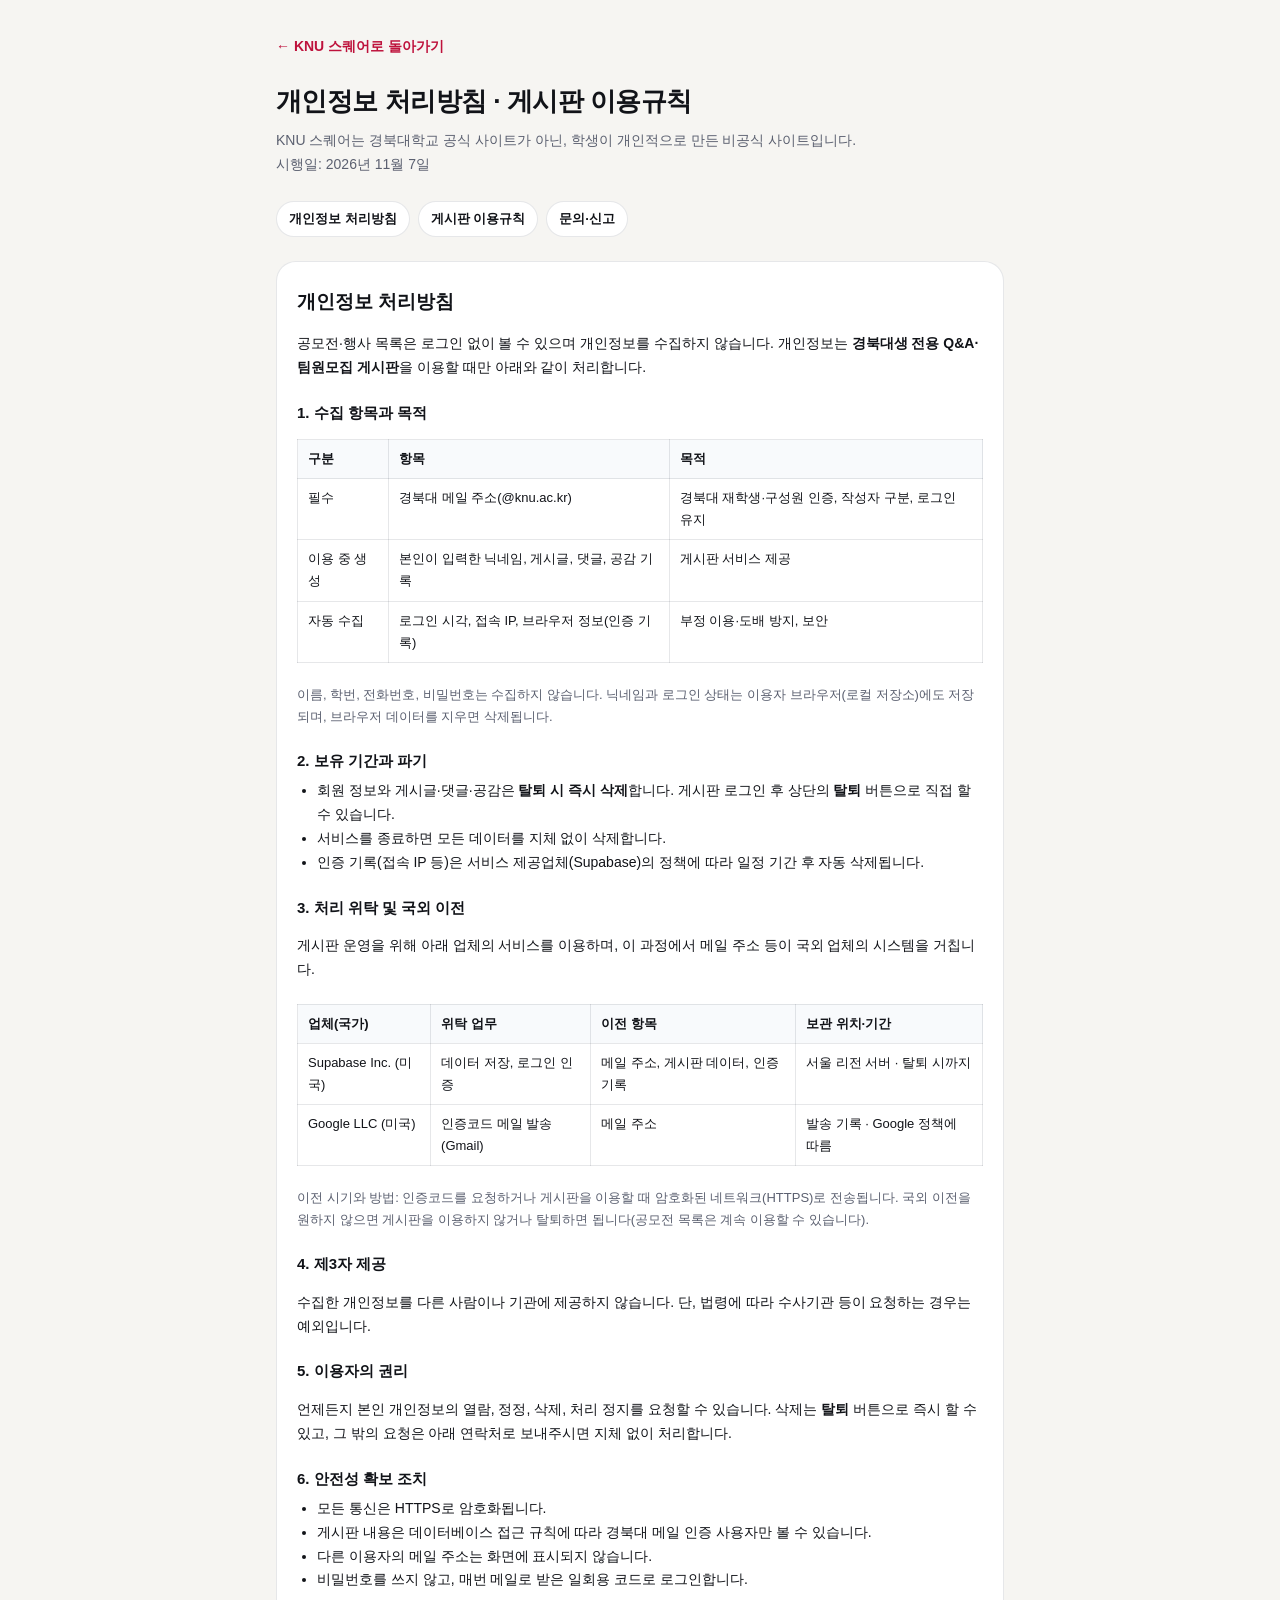
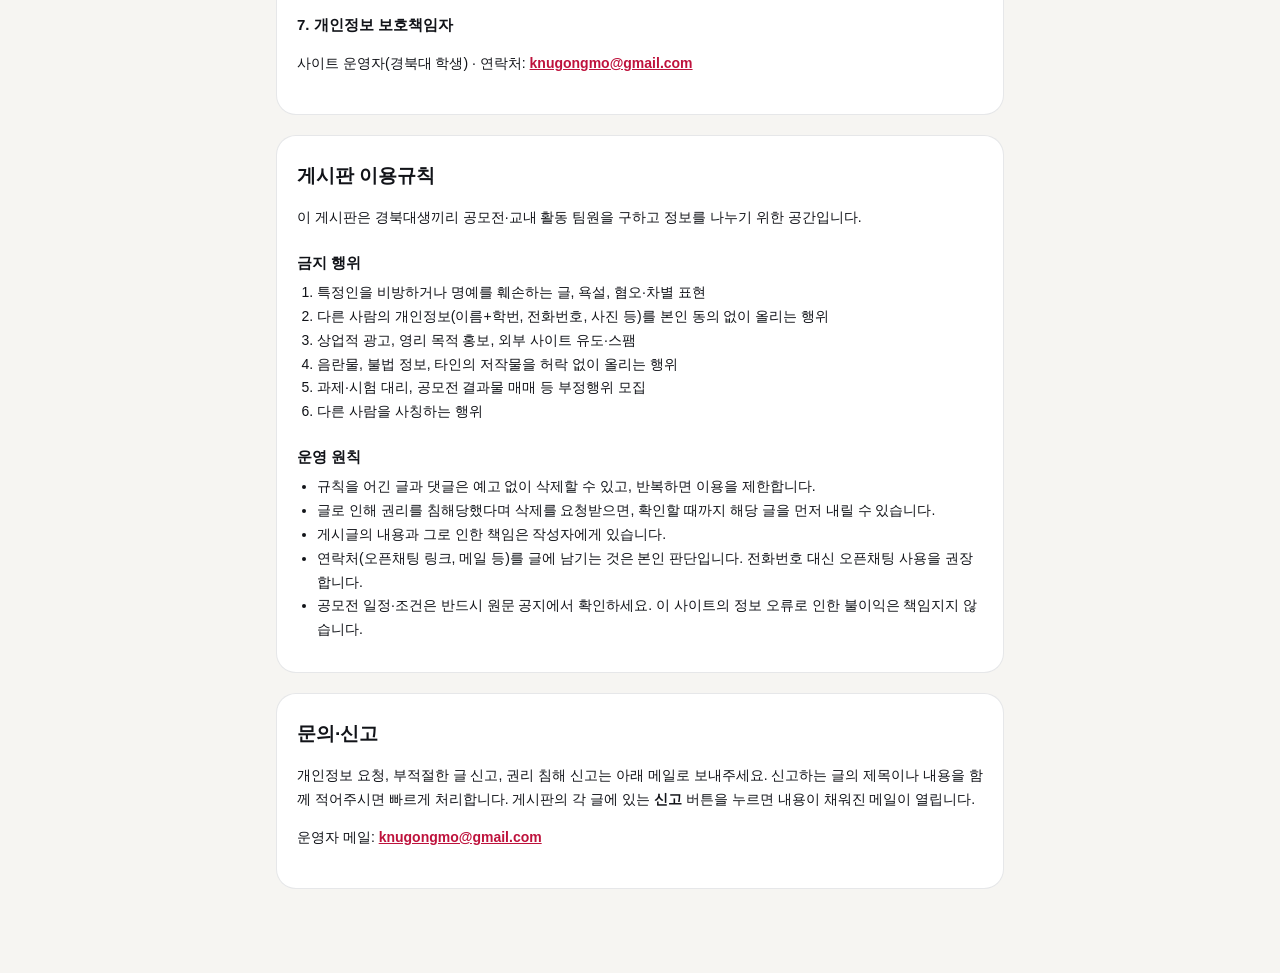
<file: privacy.html>
<!DOCTYPE html>
<html lang="ko">
<head>
  <meta charset="UTF-8" />
  <meta name="viewport" content="width=device-width, initial-scale=1.0" />
  <meta http-equiv="Content-Security-Policy" content="default-src 'self'; script-src 'self'; style-src 'self' 'unsafe-inline' https://fonts.googleapis.com; font-src https://fonts.gstatic.com; img-src 'self' data:; connect-src 'none'; object-src 'none'; base-uri 'none'; form-action 'none'" />
  <meta name="referrer" content="strict-origin-when-cross-origin" />
  <title>개인정보 처리방침 · 이용규칙 | KNU 스퀘어</title>
  <meta name="robots" content="noindex" />
  <link rel="icon" href="data:image/svg+xml,%3Csvg xmlns='http://www.w3.org/2000/svg' viewBox='0 0 24 24'%3E%3Crect width='24' height='24' rx='6' fill='%23be123c'/%3E%3Cpolygon points='12 4.5 14.3 9.2 19.5 9.9 15.7 13.5 16.6 18.6 12 16.2 7.4 18.6 8.3 13.5 4.5 9.9 9.7 9.2' fill='white'/%3E%3C/svg%3E" />
  <link rel="preconnect" href="https://fonts.googleapis.com">
  <link rel="preconnect" href="https://fonts.gstatic.com" crossorigin>
  <link href="https://fonts.googleapis.com/css2?family=Noto+Sans+KR:wght@400;600;800&display=swap" rel="stylesheet">
  <style>
    :root { --bg: #f6f5f2; --card: #ffffff; --ink: #111318; --muted: #5b6070; --line: rgba(15,23,42,0.1); --accent: #be123c; }
    * { box-sizing: border-box; }
    body { margin: 0; font-family: 'Noto Sans KR', -apple-system, BlinkMacSystemFont, sans-serif; background: var(--bg); color: var(--ink); line-height: 1.7; }
    main { max-width: 760px; margin: 0 auto; padding: 32px 16px 64px; }
    a { color: var(--accent); }
    a:focus-visible { outline: 3px solid var(--accent); outline-offset: 2px; border-radius: 4px; }
    .back { display: inline-block; font-size: 14px; font-weight: 600; text-decoration: none; margin-bottom: 20px; }
    h1 { font-size: 26px; font-weight: 800; margin: 0 0 6px; letter-spacing: -0.02em; }
    .lead { color: var(--muted); font-size: 14px; margin: 0 0 24px; }
    nav.toc { display: flex; flex-wrap: wrap; gap: 8px; margin-bottom: 24px; }
    nav.toc a { font-size: 13px; font-weight: 600; padding: 6px 12px; border-radius: 999px; background: var(--card); border: 1px solid var(--line); text-decoration: none; color: var(--ink); }
    section { background: var(--card); border: 1px solid var(--line); border-radius: 20px; padding: 24px 20px; margin-bottom: 20px; }
    h2 { font-size: 19px; font-weight: 800; margin: 0 0 14px; }
    h3 { font-size: 15px; font-weight: 800; margin: 20px 0 6px; }
    p, li { font-size: 14px; }
    ul, ol { padding-left: 20px; margin: 6px 0; }
    table { width: 100%; border-collapse: collapse; font-size: 13px; margin: 8px 0; }
    th, td { border: 1px solid var(--line); padding: 8px 10px; text-align: left; vertical-align: top; }
    th { background: #f8fafc; font-weight: 600; white-space: nowrap; }
    .table-wrap { overflow-x: auto; }
    .note { font-size: 13px; color: var(--muted); }
    .contact { font-weight: 800; }
  </style>
</head>
<body>
  <main>
    <a class="back" href="index.html">← KNU 스퀘어로 돌아가기</a>
    <h1>개인정보 처리방침 · 게시판 이용규칙</h1>
    <p class="lead">KNU 스퀘어는 경북대학교 공식 사이트가 아닌, 학생이 개인적으로 만든 비공식 사이트입니다.<br>시행일: 2026년 11월 7일</p>

    <nav class="toc" aria-label="목차">
      <a href="#privacy">개인정보 처리방침</a>
      <a href="#rules">게시판 이용규칙</a>
      <a href="#contact">문의·신고</a>
    </nav>

    <section id="privacy" aria-labelledby="privacy-title">
      <h2 id="privacy-title">개인정보 처리방침</h2>
      <p>공모전·행사 목록은 로그인 없이 볼 수 있으며 개인정보를 수집하지 않습니다. 개인정보는 <strong>경북대생 전용 Q&amp;A·팀원모집 게시판</strong>을 이용할 때만 아래와 같이 처리합니다.</p>

      <h3>1. 수집 항목과 목적</h3>
      <div class="table-wrap">
        <table>
          <thead><tr><th>구분</th><th>항목</th><th>목적</th></tr></thead>
          <tbody>
            <tr><td>필수</td><td>경북대 메일 주소(@knu.ac.kr)</td><td>경북대 재학생·구성원 인증, 작성자 구분, 로그인 유지</td></tr>
            <tr><td>이용 중 생성</td><td>본인이 입력한 닉네임, 게시글, 댓글, 공감 기록</td><td>게시판 서비스 제공</td></tr>
            <tr><td>자동 수집</td><td>로그인 시각, 접속 IP, 브라우저 정보(인증 기록)</td><td>부정 이용·도배 방지, 보안</td></tr>
          </tbody>
        </table>
      </div>
      <p class="note">이름, 학번, 전화번호, 비밀번호는 수집하지 않습니다. 닉네임과 로그인 상태는 이용자 브라우저(로컬 저장소)에도 저장되며, 브라우저 데이터를 지우면 삭제됩니다.</p>

      <h3>2. 보유 기간과 파기</h3>
      <ul>
        <li>회원 정보와 게시글·댓글·공감은 <strong>탈퇴 시 즉시 삭제</strong>합니다. 게시판 로그인 후 상단의 <strong>탈퇴</strong> 버튼으로 직접 할 수 있습니다.</li>
        <li>서비스를 종료하면 모든 데이터를 지체 없이 삭제합니다.</li>
        <li>인증 기록(접속 IP 등)은 서비스 제공업체(Supabase)의 정책에 따라 일정 기간 후 자동 삭제됩니다.</li>
      </ul>

      <h3>3. 처리 위탁 및 국외 이전</h3>
      <p>게시판 운영을 위해 아래 업체의 서비스를 이용하며, 이 과정에서 메일 주소 등이 국외 업체의 시스템을 거칩니다.</p>
      <div class="table-wrap">
        <table>
          <thead><tr><th>업체(국가)</th><th>위탁 업무</th><th>이전 항목</th><th>보관 위치·기간</th></tr></thead>
          <tbody>
            <tr><td>Supabase Inc. (미국)</td><td>데이터 저장, 로그인 인증</td><td>메일 주소, 게시판 데이터, 인증 기록</td><td>서울 리전 서버 · 탈퇴 시까지</td></tr>
            <tr><td>Google LLC (미국)</td><td>인증코드 메일 발송(Gmail)</td><td>메일 주소</td><td>발송 기록 · Google 정책에 따름</td></tr>
          </tbody>
        </table>
      </div>
      <p class="note">이전 시기와 방법: 인증코드를 요청하거나 게시판을 이용할 때 암호화된 네트워크(HTTPS)로 전송됩니다. 국외 이전을 원하지 않으면 게시판을 이용하지 않거나 탈퇴하면 됩니다(공모전 목록은 계속 이용할 수 있습니다).</p>

      <h3>4. 제3자 제공</h3>
      <p>수집한 개인정보를 다른 사람이나 기관에 제공하지 않습니다. 단, 법령에 따라 수사기관 등이 요청하는 경우는 예외입니다.</p>

      <h3>5. 이용자의 권리</h3>
      <p>언제든지 본인 개인정보의 열람, 정정, 삭제, 처리 정지를 요청할 수 있습니다. 삭제는 <strong>탈퇴</strong> 버튼으로 즉시 할 수 있고, 그 밖의 요청은 아래 연락처로 보내주시면 지체 없이 처리합니다.</p>

      <h3>6. 안전성 확보 조치</h3>
      <ul>
        <li>모든 통신은 HTTPS로 암호화됩니다.</li>
        <li>게시판 내용은 데이터베이스 접근 규칙에 따라 경북대 메일 인증 사용자만 볼 수 있습니다.</li>
        <li>다른 이용자의 메일 주소는 화면에 표시되지 않습니다.</li>
        <li>비밀번호를 쓰지 않고, 매번 메일로 받은 일회용 코드로 로그인합니다.</li>
      </ul>

      <h3>7. 개인정보 보호책임자</h3>
      <p>사이트 운영자(경북대 학생) · 연락처: <span class="contact" data-contact>준비 중</span></p>
    </section>

    <section id="rules" aria-labelledby="rules-title">
      <h2 id="rules-title">게시판 이용규칙</h2>
      <p>이 게시판은 경북대생끼리 공모전·교내 활동 팀원을 구하고 정보를 나누기 위한 공간입니다.</p>

      <h3>금지 행위</h3>
      <ol>
        <li>특정인을 비방하거나 명예를 훼손하는 글, 욕설, 혐오·차별 표현</li>
        <li>다른 사람의 개인정보(이름+학번, 전화번호, 사진 등)를 본인 동의 없이 올리는 행위</li>
        <li>상업적 광고, 영리 목적 홍보, 외부 사이트 유도·스팸</li>
        <li>음란물, 불법 정보, 타인의 저작물을 허락 없이 올리는 행위</li>
        <li>과제·시험 대리, 공모전 결과물 매매 등 부정행위 모집</li>
        <li>다른 사람을 사칭하는 행위</li>
      </ol>

      <h3>운영 원칙</h3>
      <ul>
        <li>규칙을 어긴 글과 댓글은 예고 없이 삭제할 수 있고, 반복하면 이용을 제한합니다.</li>
        <li>글로 인해 권리를 침해당했다며 삭제를 요청받으면, 확인할 때까지 해당 글을 먼저 내릴 수 있습니다.</li>
        <li>게시글의 내용과 그로 인한 책임은 작성자에게 있습니다.</li>
        <li>연락처(오픈채팅 링크, 메일 등)를 글에 남기는 것은 본인 판단입니다. 전화번호 대신 오픈채팅 사용을 권장합니다.</li>
        <li>공모전 일정·조건은 반드시 원문 공지에서 확인하세요. 이 사이트의 정보 오류로 인한 불이익은 책임지지 않습니다.</li>
      </ul>
    </section>

    <section id="contact" aria-labelledby="contact-title">
      <h2 id="contact-title">문의·신고</h2>
      <p>개인정보 요청, 부적절한 글 신고, 권리 침해 신고는 아래 메일로 보내주세요. 신고하는 글의 제목이나 내용을 함께 적어주시면 빠르게 처리합니다. 게시판의 각 글에 있는 <strong>신고</strong> 버튼을 누르면 내용이 채워진 메일이 열립니다.</p>
      <p>운영자 메일: <span class="contact" data-contact>준비 중</span></p>
    </section>
  </main>
  <script src="assets/config.js"></script>
  <script src="assets/privacy.js"></script>
</body>
</html>
</file>
